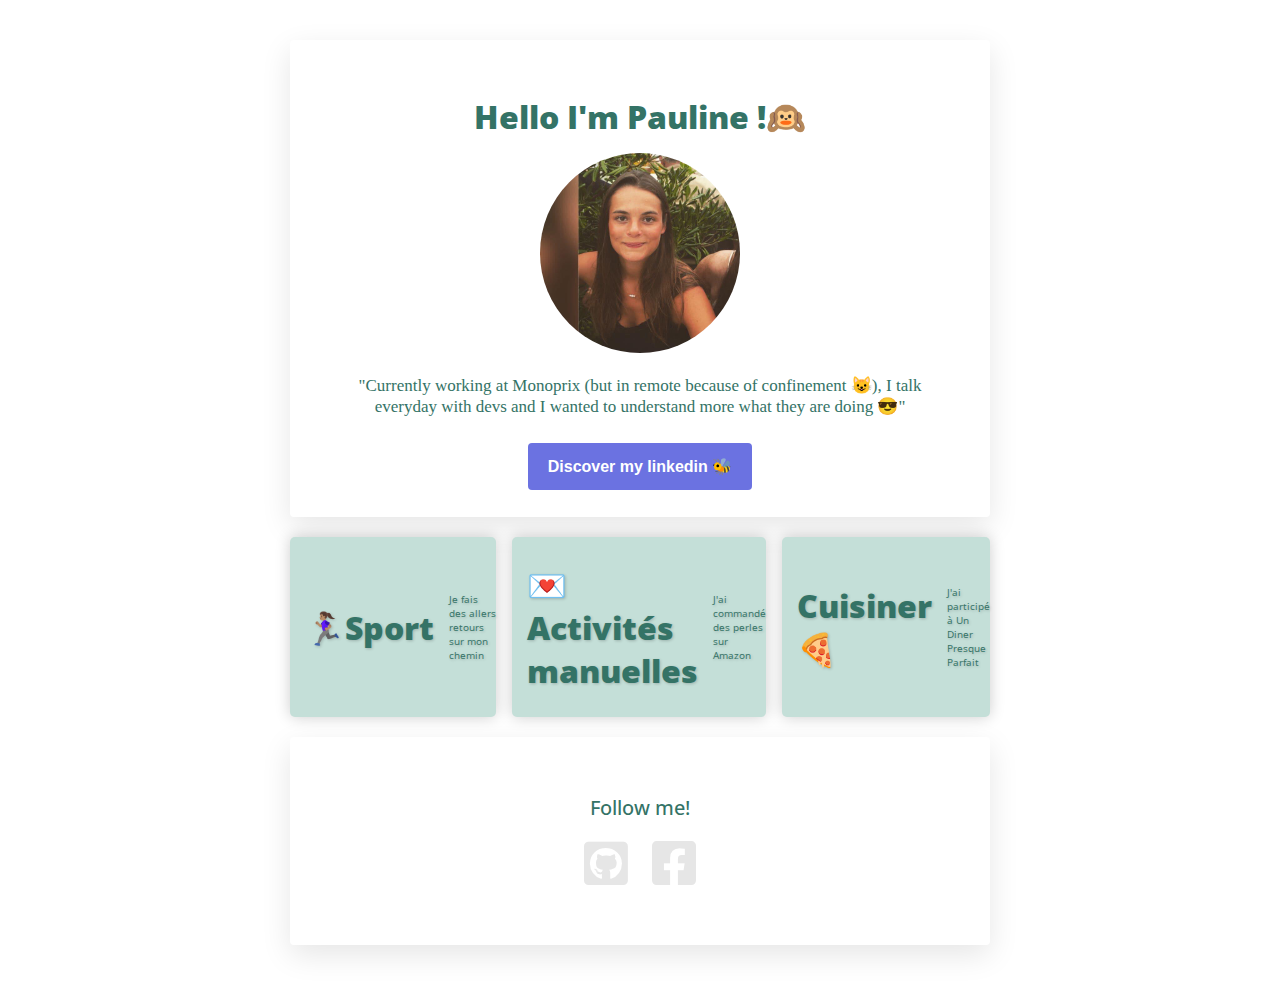
<file: index.html>
<!DOCTYPE html>

<html>
  <head>
  <title> My profile </title>
    <meta name="My profile" content="This Pauline's profile 🦊">
    <meta charset="utf-8">
    <link rel="stylesheet" href="https://use.fontawesome.com/releases/v5.6.3/css/all.css">
    <link href="https://fonts.googleapis.com/css2?family=Open+Sans:ital@1&display=swap" rel="stylesheet">
    <link rel="stylesheet" href="style.css">
    <!-- Page's intelligence = meta tags -->
  </head>

   <body>
    <div class="container">
      <div class="card-white" id="introduction">
        <h1> Hello I'm Pauline !🙉 </h1>
        <img src="./images/pauline.jpg" width= "200" alt="Pauline Paris" class="img-circle">
        <p>
          "Currently working at Monoprix (but in remote because of confinement 😺), I talk everyday with devs and I wanted to understand more what they are doing 😎"
        </p>
        <a href="https://www.linkedin.com/in/pauline-paris-338770b2/" class="btn-blue"> Discover my linkedin 🐝</a>
      </div>


        <div class="cards">
          <div class="card-category">
            <h1> 🏃🏽‍♀️Sport </h1>
            <h2 class="sous-titre"> Je fais des allers retours sur mon chemin </h2>
          </div>

          <div class="card-category">
              <h1> 💌 Activités manuelles</h1>
              <h2 class="sous-titre"> J'ai commandé des perles sur Amazon </h2>
          </div>

          <div class="card-category">
            <h1> Cuisiner 🍕 </h1>
            <h2 class="sous-titre"> J'ai participé à Un Diner Presque Parfait </h2>
          </div>
        </div>


      <div class="card-white" id="footer">
        <h2>Follow me!</h2>
        <ul class="list-inline">
          <li>
            <a href="https://github.com/PaulinePRS" target="_blanck">
            <i class="fab fa-github-square"></i>
            </a>
          </li>
          <li>
            <a href="https://www.facebook.com/" target="_blanck">
            <i class="fab fa-facebook-square"></i>
            </a>
          </li>
        </ul>
      </div>
    </div>

  </body>
</html>
<!-- end of file -->
</file>
<file: style.css>
/* Colors and fonts */
body {
  background: #ffffff;
  color: #347366;
  font-family: 'Lora', serif;
  font-size: 17px;
  font-weight: lighter;
}
h1, h2, h3 {
  font-family: 'Roboto', sans-serif;
}
h1 {
  font-family: 'Open Sans', sans-serif;
  color: #347366;
  font-size: 32px;
  font-weight: 900;
  padding: 5px;
  margin: 10px;
}
h2 {
  font-family: 'Open Sans', sans-serif;
  color: #347366;
  font-size: 20px;
  font-weight: lighter;
  font-weight: 500;
}
a {
  font-family: 'Roboto', sans-serif;
  text-decoration: none;
  color: #347366;
  font-weight: 600;
  font-size: 16px;
}
a:hover {
  color: #ead67f;
}

.container {
  width: 700px;
  margin: 40px auto;
}
.card-category {
  font-family:'Open Sans', sans-serif;
  background-color: #c4dfd8;
  background-size: cover;
  background-position: center;
  height: 180px;
  display: flex;
  justify-content: center;
  align-items: center;
  color: #347366;
  font-size: 12px;
  font-weight: bold;
  text-shadow: 1px 1px 3px rgba(0,0,0,0.2);
  border-radius: 5px;
  box-shadow: 0 0 15px rgba(0,0,0,0.2);
}
.cards {
  display: grid;
  grid-template-columns: 1fr 1fr 1fr;
  grid-gap: 16px;
}
.sous-titre{
  color: #347366;
  font-size: 10px;
  font-weight: normal;
}

.card-white {
  padding: 40px;
  box-shadow: 0px 10px 30px rgba(0,0,0,0.1);
  border-radius: 4px;
  margin: 20px 0px;
  text-align: center;
}

.img-circle {
  border-radius: 50%;
}

.btn-blue {
  background-color: #6B72E1;
  color: white;
  padding: 15px 20px;
  border-radius: 4px;
}

.btn-blue:hover {
  background-color: black;
  color: white;
}

.list-inline {
  list-style: none;
  padding-left: 0px;
}

.list-inline li {
  display: inline;
  padding: 10px;
}

.list-inline i {
  font-size: 50px;
  color: rgb(230, 230, 230);
}

.list-inline i:hover {
  color: black;
}

#introduction p {
  margin-bottom: 40px;
}

.footer{
  background-image: url(https://source.unsplash.com/random)
}
</file>
